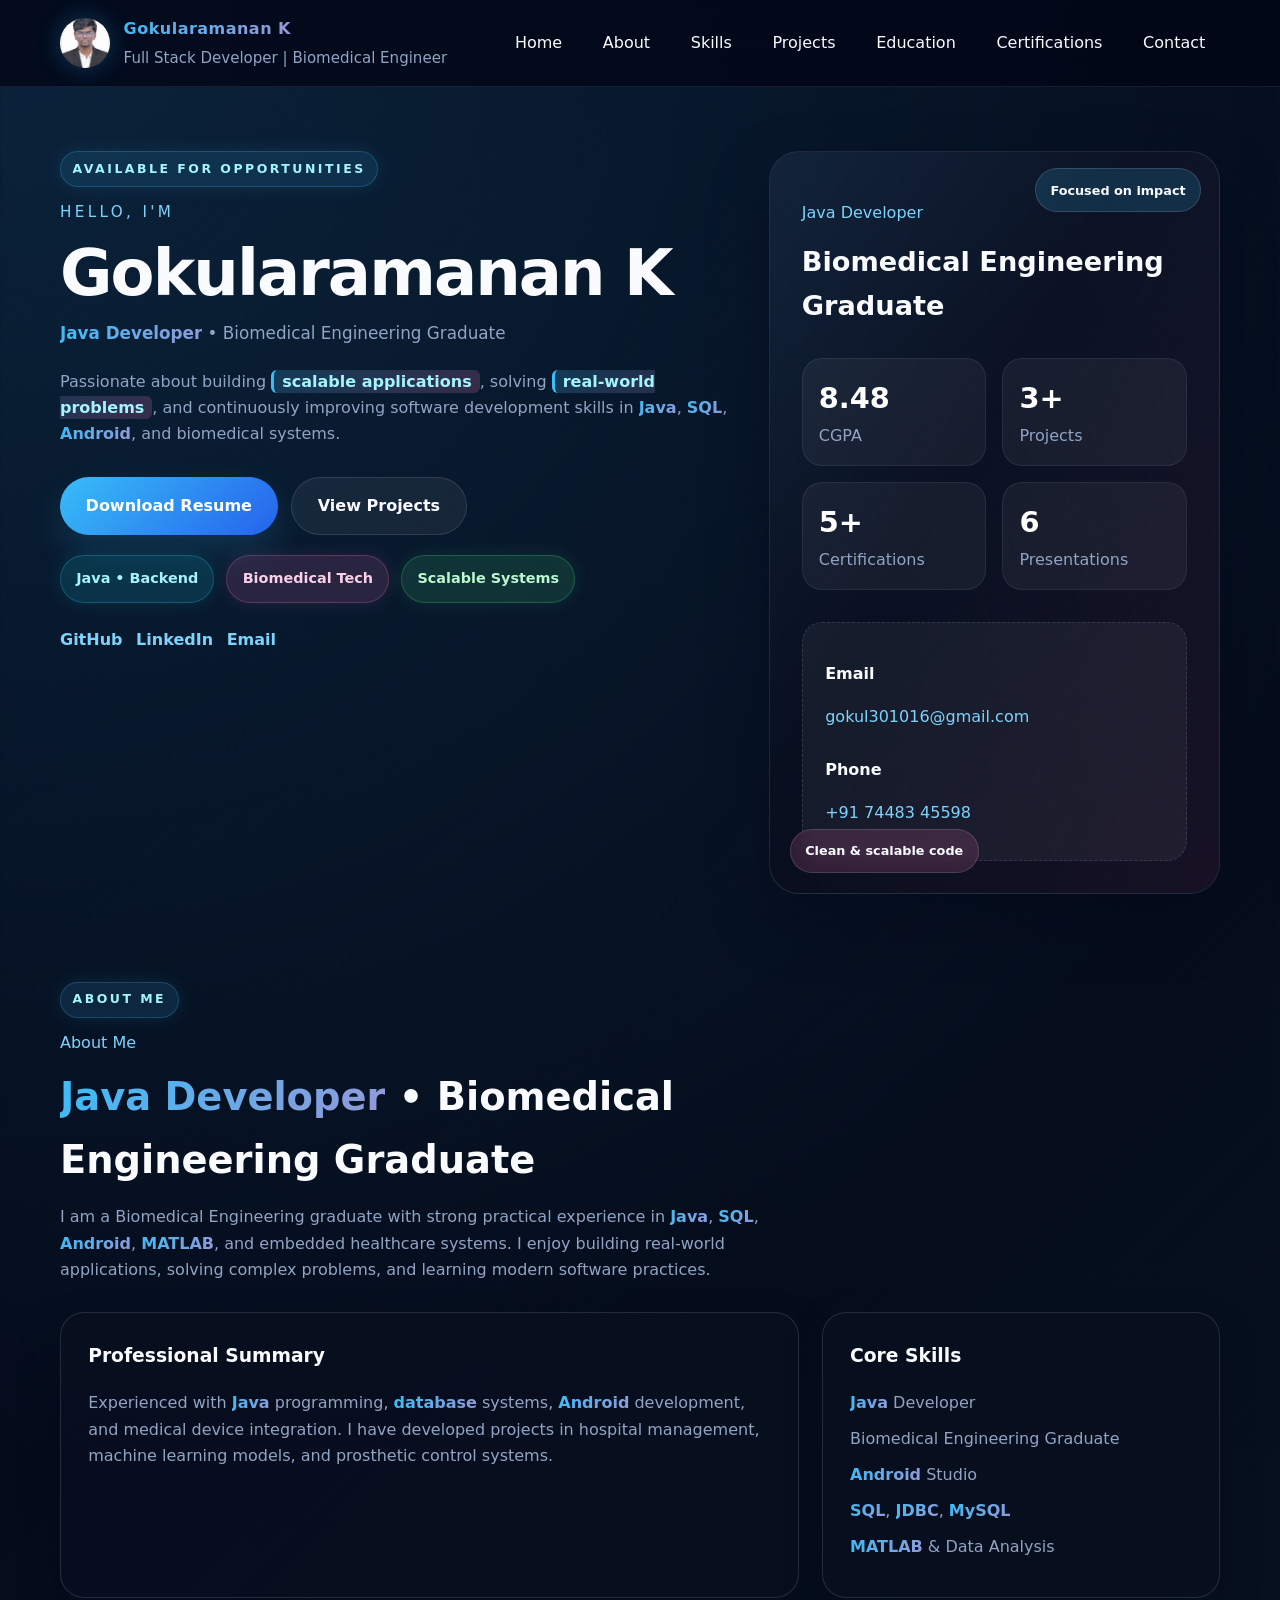
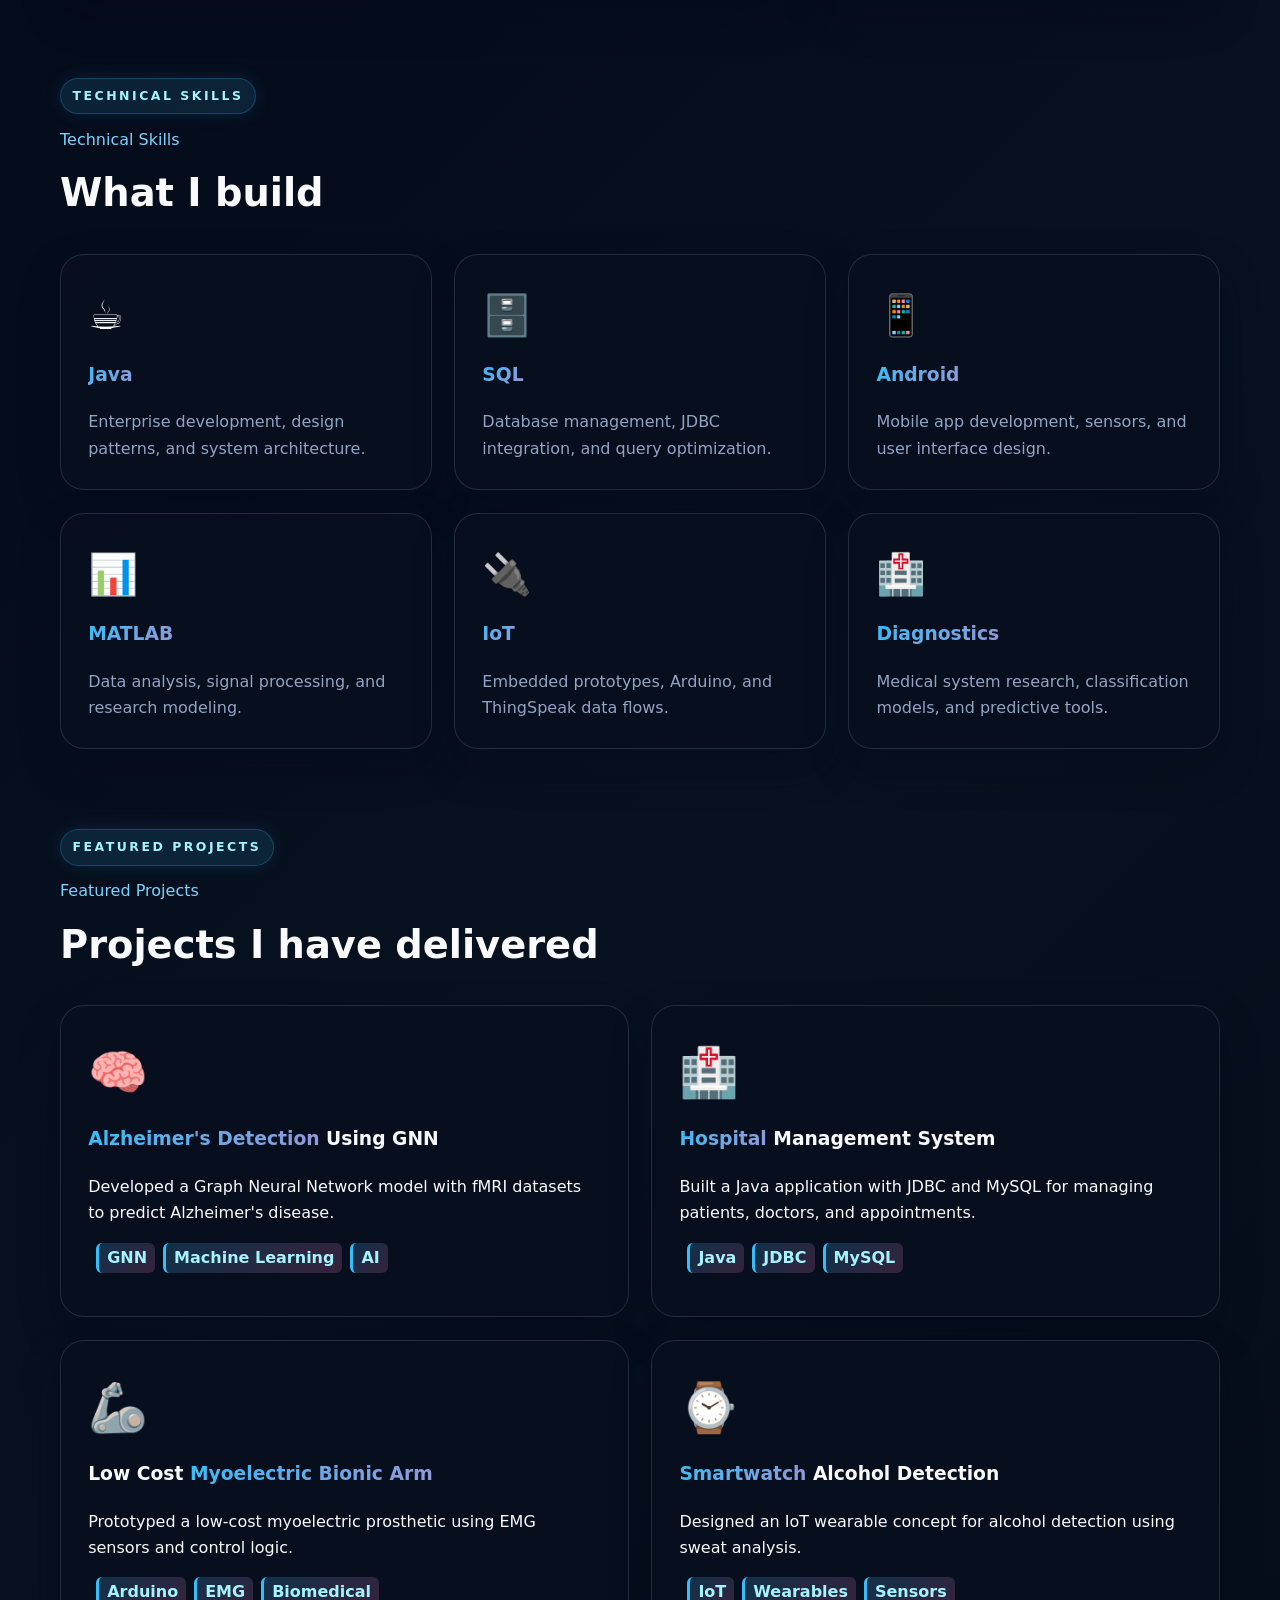
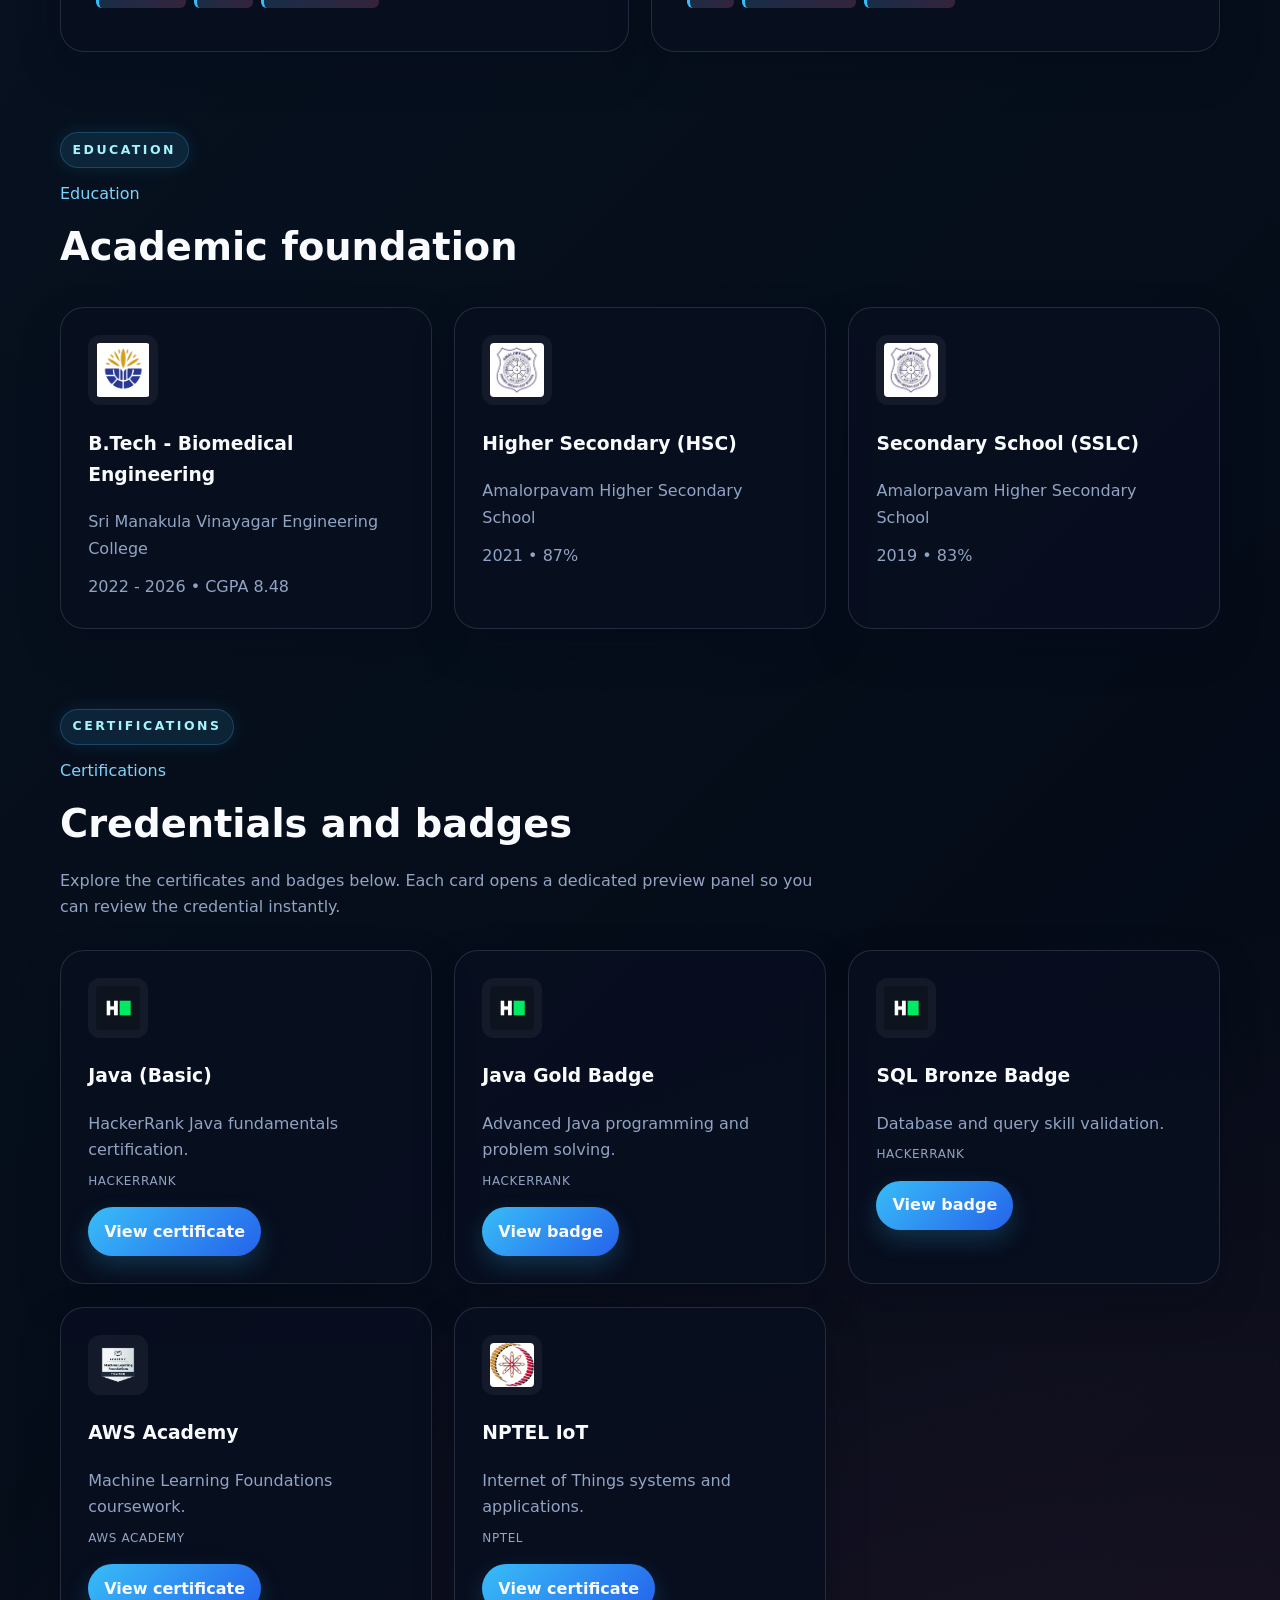
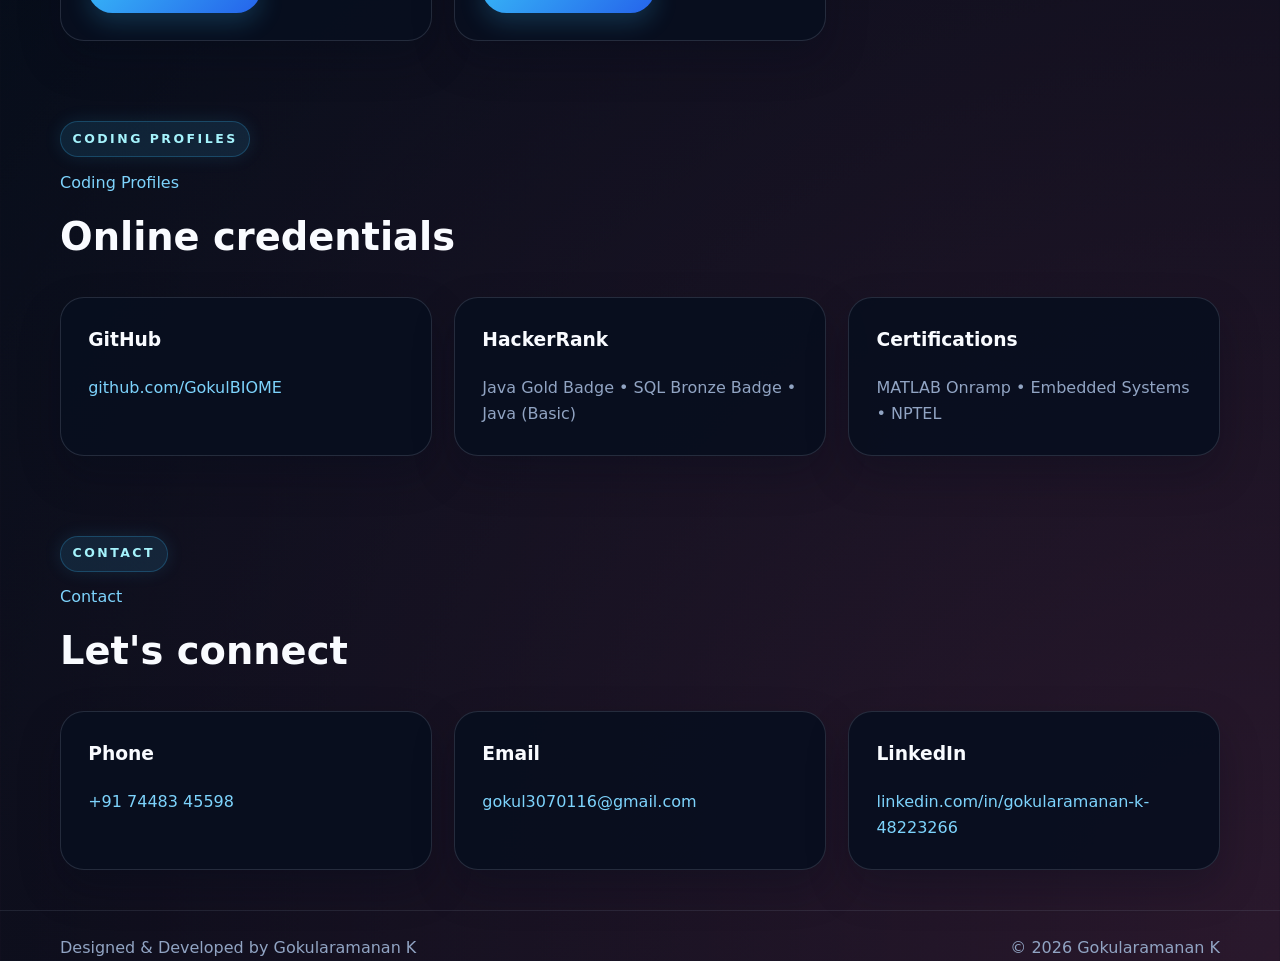
<file: images/Gokularamanan K _ Java Developer.html>
<!DOCTYPE html>
<!-- saved from url=(0065)file:///C:/Users/Gokul/GokularamananPortfolio/index.html#projects -->
<html lang="en"><head><meta http-equiv="Content-Type" content="text/html; charset=UTF-8">
  
  <meta name="viewport" content="width=device-width, initial-scale=1.0">
  <title>Gokularamanan K | Java Developer </title>
  <link rel="stylesheet" href="./Gokularamanan K _ Java Developer_files/styles.css">
</head>
<body>
  <header class="site-header">
    <div class="container header-inner">
      <div class="brand">
        <img src="./Gokularamanan K _ Java Developer_files/gokul.jpeg" alt="Gokularamanan K" class="avatar">
        <div>
          <p class="brand-title">Gokularamanan K</p>
          <p class="brand-subtitle">Full Stack Developer | Biomedical Engineer</p>
        </div>
      </div>
      <nav>
        <a href="file:///C:/Users/Gokul/GokularamananPortfolio/index.html#home">Home</a>
        <a href="file:///C:/Users/Gokul/GokularamananPortfolio/index.html#about">About</a>
        <a href="file:///C:/Users/Gokul/GokularamananPortfolio/index.html#skills">Skills</a>
        <a href="file:///C:/Users/Gokul/GokularamananPortfolio/index.html#projects">Projects</a>
        <a href="file:///C:/Users/Gokul/GokularamananPortfolio/index.html#education">Education</a>
        <a href="file:///C:/Users/Gokul/GokularamananPortfolio/index.html#certifications">Certifications</a>
        <a href="file:///C:/Users/Gokul/GokularamananPortfolio/index.html#contact">Contact</a>
      </nav>
    </div>
  </header>

  <main>
    <section class="hero" id="home">
      <div class="container hero-grid">
        <div class="hero-copy">
          <span class="section-label section-label-hero">Available for opportunities</span>
          <p class="hero-eyebrow">Hello, I'm</p>
          <h1>Gokularamanan K</h1>
          <p class="hero-subtitle"><span class="keyword">Java Developer</span> • Biomedical Engineering Graduate</p>
          <p class="hero-text">Passionate about building <span class="keyword-highlight">scalable applications</span>, solving <span class="keyword-highlight">real-world problems</span>, and continuously improving software development skills in <span class="keyword">Java</span>, <span class="keyword">SQL</span>, <span class="keyword">Android</span>, and biomedical systems.</p>
          <div class="hero-actions">
            <a class="button button-primary" href="file:///C:/Users/Gokul/GokularamananPortfolio/resume.pdf" download="">Download Resume</a>
            <a class="button button-secondary" href="file:///C:/Users/Gokul/GokularamananPortfolio/index.html#projects">View Projects</a>
          </div>
          <div class="floating-annotations">
            <span class="annotation annotation-cyan">Java • Backend</span>
            <span class="annotation annotation-pink">Biomedical Tech</span>
            <span class="annotation annotation-green">Scalable Systems</span>
          </div>
          <div class="hero-links">
            <a href="https://github.com/GokulBIOME" target="_blank">GitHub</a>
            <a href="https://www.linkedin.com/in/gokularamanan-k-48223266" target="_blank">LinkedIn</a>
            <a href="mailto:gokul301016@gmail.com">Email</a>
          </div>
        </div>
        <div class="hero-card">
          <div class="floating-chip chip-top">Focused on impact</div>
          <div class="floating-chip chip-bottom">Clean &amp; scalable code</div>
          <div class="hero-card-header">
            <p class="eyebrow">Java Developer</p>
            <h2>Biomedical Engineering Graduate</h2>
          </div>
          <div class="hero-stats">
            <div class="stat">
              <strong>8.48</strong>
              <span>CGPA</span>
            </div>
            <div class="stat">
              <strong>3+</strong>
              <span>Projects</span>
            </div>
            <div class="stat">
              <strong>5+</strong>
              <span>Certifications</span>
            </div>
            <div class="stat">
              <strong>6</strong>
              <span>Presentations</span>
            </div>
          </div>
          <div class="hero-contact-card">
            <p><strong>Email</strong></p>
            <a href="mailto:gokul301016@gmail.com">gokul301016@gmail.com</a>
            <p><strong>Phone</strong></p>
            <a href="tel:+917448345598">+91 74483 45598</a>
          </div>
        </div>
      </div>
    </section>

    <section id="about" class="section">
      <div class="container">
        <div class="section-header">
          <span class="section-label">About Me</span>
          <p class="eyebrow">About Me</p>
          <h2><span class="keyword">Java Developer</span> • Biomedical Engineering Graduate</h2>
          <p>I am a Biomedical Engineering graduate with strong practical experience in <span class="keyword">Java</span>, <span class="keyword">SQL</span>, <span class="keyword">Android</span>, <span class="keyword">MATLAB</span>, and embedded healthcare systems. I enjoy building real-world applications, solving complex problems, and learning modern software practices.</p>
        </div>
        <div class="about-grid">
          <div class="about-card">
            <h3>Professional Summary</h3>
            <p>Experienced with <span class="keyword">Java</span> programming, <span class="keyword">database</span> systems, <span class="keyword">Android</span> development, and medical device integration. I have developed projects in hospital management, machine learning models, and prosthetic control systems.</p>
          </div>
          <div class="about-card">
            <h3>Core Skills</h3>
            <ul>
              <li><span class="keyword">Java</span> Developer</li>
              <li>Biomedical Engineering Graduate</li>
              <li><span class="keyword">Android</span> Studio</li>
              <li><span class="keyword">SQL</span>, <span class="keyword">JDBC</span>, <span class="keyword">MySQL</span></li>
              <li><span class="keyword">MATLAB</span> &amp; Data Analysis</li>
            </ul>
          </div>
        </div>
      </div>
    </section>

    <section id="skills" class="section">
      <div class="container">
        <div class="section-header">
          <span class="section-label">Technical Skills</span>
          <p class="eyebrow">Technical Skills</p>
          <h2>What I build</h2>
        </div>
        <div class="skill-grid">
          <div class="skill-card">
            <div class="skill-icon">☕</div>
            <h3><span class="keyword">Java</span></h3>
            <p>Enterprise development, design patterns, and system architecture.</p>
          </div>
          <div class="skill-card">
            <div class="skill-icon">🗄️</div>
            <h3><span class="keyword">SQL</span></h3>
            <p>Database management, JDBC integration, and query optimization.</p>
          </div>
          <div class="skill-card">
            <div class="skill-icon">📱</div>
            <h3><span class="keyword">Android</span></h3>
            <p>Mobile app development, sensors, and user interface design.</p>
          </div>
          <div class="skill-card">
            <div class="skill-icon">📊</div>
            <h3><span class="keyword">MATLAB</span></h3>
            <p>Data analysis, signal processing, and research modeling.</p>
          </div>
          <div class="skill-card">
            <div class="skill-icon">🔌</div>
            <h3><span class="keyword">IoT</span></h3>
            <p>Embedded prototypes, Arduino, and ThingSpeak data flows.</p>
          </div>
          <div class="skill-card">
            <div class="skill-icon">🏥</div>
            <h3><span class="keyword">Diagnostics</span></h3>
            <p>Medical system research, classification models, and predictive tools.</p>
          </div>
        </div>
      </div>
    </section>

    <section id="projects" class="section">
      <div class="container">
        <div class="section-header">
          <span class="section-label">Featured Projects</span>
          <p class="eyebrow">Featured Projects</p>
          <h2>Projects I have delivered</h2>
        </div>
        <div class="project-grid">
          <div class="project-card">
            <div class="project-icon">🧠</div>
            <h3><span class="keyword">Alzheimer's Detection</span> Using GNN</h3>
            <p>Developed a Graph Neural Network model with fMRI datasets to predict Alzheimer's disease.</p>
            <p class="project-tags"><span class="keyword-highlight">GNN</span> <span class="keyword-highlight">Machine Learning</span> <span class="keyword-highlight">AI</span></p>
          </div>
          <div class="project-card">
            <div class="project-icon">🏥</div>
            <h3><span class="keyword">Hospital</span> Management System</h3>
            <p>Built a Java application with JDBC and MySQL for managing patients, doctors, and appointments.</p>
            <p class="project-tags"><span class="keyword-highlight">Java</span> <span class="keyword-highlight">JDBC</span> <span class="keyword-highlight">MySQL</span></p>
          </div>
          <div class="project-card">
            <div class="project-icon">🦾</div>
            <h3>Low Cost <span class="keyword">Myoelectric Bionic Arm</span></h3>
            <p>Prototyped a low-cost myoelectric prosthetic using EMG sensors and control logic.</p>
            <p class="project-tags"><span class="keyword-highlight">Arduino</span> <span class="keyword-highlight">EMG</span> <span class="keyword-highlight">Biomedical</span></p>
          </div>
          <div class="project-card">
            <div class="project-icon">⌚</div>
            <h3><span class="keyword">Smartwatch</span> Alcohol Detection</h3>
            <p>Designed an IoT wearable concept for alcohol detection using sweat analysis.</p>
            <p class="project-tags"><span class="keyword-highlight">IoT</span> <span class="keyword-highlight">Wearables</span> <span class="keyword-highlight">Sensors</span></p>
          </div>
        </div>
      </div>
    </section>

    <section id="education" class="section">
      <div class="container">
        <div class="section-header">
          <span class="section-label">Education</span>
          <p class="eyebrow">Education</p>
          <h2>Academic foundation</h2>
        </div>
        <div class="education-grid">
          <div class="education-card">
            <img src="./Gokularamanan K _ Java Developer_files/smv.jpeg" alt="SMVEC" class="edu-image">
            <h3>B.Tech - Biomedical Engineering</h3>
            <p>Sri Manakula Vinayagar Engineering College</p>
            <span>2022 - 2026 • CGPA 8.48</span>
          </div>
          <div class="education-card">
            <img src="./Gokularamanan K _ Java Developer_files/ahss.jpeg" alt="Amalorpavam" class="edu-image">
            <h3>Higher Secondary (HSC)</h3>
            <p>Amalorpavam Higher Secondary School</p>
            <span>2021 • 87%</span>
          </div>
          <div class="education-card">
            <img src="./Gokularamanan K _ Java Developer_files/ahss.jpeg" alt="Amalorpavam" class="edu-image">
            <h3>Secondary School (SSLC)</h3>
            <p>Amalorpavam Higher Secondary School</p>
            <span>2019 • 83%</span>
          </div>
        </div>
      </div>
    </section>

    <section id="certifications" class="section">
      <div class="container">
        <div class="section-header">
          <span class="section-label">Certifications</span>
          <p class="eyebrow">Certifications</p>
          <h2>Credentials and badges</h2>
          <p>Explore the certificates and badges below. Each card opens a dedicated preview panel so you can review the credential instantly.</p>
        </div>
        <div class="cert-grid">
          <div class="cert-card">
            <img src="./Gokularamanan K _ Java Developer_files/HR.png" alt="HackerRank" class="cert-image">
            <h3>Java (Basic)</h3>
            <p>HackerRank Java fundamentals certification.</p>
            <span class="cert-issuer">HackerRank</span>
            <button class="view-cert-btn" type="button" data-title="Java (Basic)" data-type="pdf" data-url="images/java_basic%20certificate.pdf">View certificate</button>
          </div>
          <div class="cert-card">
            <img src="./Gokularamanan K _ Java Developer_files/HR.png" alt="HackerRank badge" class="cert-image">
            <h3>Java Gold Badge</h3>
            <p>Advanced Java programming and problem solving.</p>
            <span class="cert-issuer">HackerRank</span>
            <button class="view-cert-btn" type="button" data-title="Java Gold Badge" data-type="image" data-url="images/HR.png">View badge</button>
          </div>
          <div class="cert-card">
            <img src="./Gokularamanan K _ Java Developer_files/HR.png" alt="HackerRank badge" class="cert-image">
            <h3>SQL Bronze Badge</h3>
            <p>Database and query skill validation.</p>
            <span class="cert-issuer">HackerRank</span>
            <button class="view-cert-btn" type="button" data-title="SQL Bronze Badge" data-type="image" data-url="images/HR.png">View badge</button>
          </div>
          <div class="cert-card">
            <img src="./Gokularamanan K _ Java Developer_files/aws-academy-graduate-machine-learning-foundations-t.png" alt="AWS Academy" class="cert-image">
            <h3>AWS Academy</h3>
            <p>Machine Learning Foundations coursework.</p>
            <span class="cert-issuer">AWS Academy</span>
            <button class="view-cert-btn" type="button" data-title="AWS Academy" data-type="pdf" data-url="images/AWS%20CERTIFICATE%20(2).pdf">View certificate</button>
          </div>
          <div class="cert-card">
            <img src="./Gokularamanan K _ Java Developer_files/nptel.png" alt="NPTEL" class="cert-image">
            <h3>NPTEL IoT</h3>
            <p>Internet of Things systems and applications.</p>
            <span class="cert-issuer">NPTEL</span>
            <button class="view-cert-btn" type="button" data-title="NPTEL IoT" data-type="pdf" data-url="images/Introduction%20to%20Internet%20of%20Things.pdf">View certificate</button>
          </div>
        </div>
      </div>
    </section>

    <section id="coding" class="section">
      <div class="container">
        <div class="section-header">
          <span class="section-label">Coding Profiles</span>
          <p class="eyebrow">Coding Profiles</p>
          <h2>Online credentials</h2>
        </div>
        <div class="coding-grid">
          <div class="coding-card"><h3>GitHub</h3><p><a href="https://github.com/GokulBIOME" target="_blank">github.com/GokulBIOME</a></p></div>
          <div class="coding-card"><h3>HackerRank</h3><p>Java Gold Badge • SQL Bronze Badge • Java (Basic)</p></div>
          <div class="coding-card"><h3>Certifications</h3><p>MATLAB Onramp • Embedded Systems • NPTEL</p></div>
        </div>
      </div>
    </section>

    <section id="contact" class="section">
      <div class="container">
        <div class="section-header">
          <span class="section-label">Contact</span>
          <p class="eyebrow">Contact</p>
          <h2>Let's connect</h2>
        </div>
        <div class="contact-grid">
          <div class="contact-card"><h3>Phone</h3><p><a href="tel:+917448345598">+91 74483 45598</a></p></div>
          <div class="contact-card"><h3>Email</h3><p><a href="mailto:gokul3070116@gmail.com">gokul3070116@gmail.com</a></p></div>
          <div class="contact-card"><h3>LinkedIn</h3><p><a href="https://www.linkedin.com/in/gokularamanan-k/" target="_blank">linkedin.com/in/gokularamanan-k-48223266</a></p></div>
        </div>
      </div>
    </section>
  </main>

  <footer class="site-footer">
    <div class="container footer-inner">
      <p>Designed &amp; Developed by Gokularamanan K</p>
      <p>© 2026 Gokularamanan K</p>
    </div>
  </footer>

  <div class="certificate-modal" id="certificateModal" aria-hidden="true">
    <div class="certificate-modal-backdrop" data-close-modal=""></div>
    <div class="certificate-modal-panel" role="dialog" aria-modal="true" aria-labelledby="certificateModalTitle">
      <div class="modal-header">
        <h3 id="certificateModalTitle">Certificate Preview</h3>
        <button class="modal-close" type="button" aria-label="Close preview" data-close-modal="">×</button>
      </div>
      <div class="modal-body">
        <div class="modal-frame-wrap">
          <iframe id="certificateFrame" class="modal-frame" title="Certificate Preview" src="./Gokularamanan K _ Java Developer_files/saved_resource.html"></iframe>
        </div>
      </div>
    </div>
  </div>

  <script>
    const modal = document.getElementById('certificateModal');
    const frame = document.getElementById('certificateFrame');
    const title = document.getElementById('certificateModalTitle');

    document.querySelectorAll('.view-cert-btn').forEach((button) => {
      button.addEventListener('click', () => {
        const { title: certTitle, type, url } = button.dataset;
        title.textContent = certTitle;
        if (type === 'image') {
          frame.style.display = 'none';
          frame.src = '';
          const existingImage = document.querySelector('.modal-image');
          if (existingImage) {
            existingImage.remove();
          }
          const image = document.createElement('img');
          image.src = url;
          image.alt = certTitle;
          image.className = 'modal-image';
          document.querySelector('.modal-frame-wrap').appendChild(image);
        } else {
          const existingImage = document.querySelector('.modal-image');
          if (existingImage) {
            existingImage.remove();
          }
          frame.style.display = 'block';
          frame.src = url;
        }
        modal.classList.add('open');
        modal.setAttribute('aria-hidden', 'false');
      });
    });

    function closeModal() {
      modal.classList.remove('open');
      modal.setAttribute('aria-hidden', 'true');
      frame.src = '';
      frame.style.display = 'block';
      const existingImage = document.querySelector('.modal-image');
      if (existingImage) {
        existingImage.remove();
      }
    }

    document.querySelectorAll('[data-close-modal]').forEach((element) => {
      element.addEventListener('click', closeModal);
    });

    document.addEventListener('keydown', (event) => {
      if (event.key === 'Escape') {
        closeModal();
      }
    });
  </script>


</body></html>
</file>
<file: images/Gokularamanan K _ Java Developer_files/styles.css>
/* Global */
:root {
  color-scheme: dark;
  color: #f8fafc;
  background: #020617;
  font-family: Inter, system-ui, -apple-system, BlinkMacSystemFont, "Segoe UI", sans-serif;
  line-height: 1.65;
  font-size: 16px;
  --surface: rgba(8, 15, 31, 0.92);
  --border: rgba(148, 163, 184, 0.2);
  --primary: #38bdf8;
  --primary-strong: #2563eb;
  --pink: #f472b6;
  --green: #4ade80;
  --text-muted: #91a4c3;
  --text-bright: #f9fbff;
}

@keyframes gradientShift {
  0% { background-position: 0% 50%; }
  50% { background-position: 100% 50%; }
  100% { background-position: 0% 50%; }
}

@keyframes float {
  0%, 100% { transform: translateY(0px); }
  50% { transform: translateY(-10px); }
}

@keyframes pulse-glow {
  0%, 100% { box-shadow: 0 0 20px rgba(56, 189, 248, 0.3); }
  50% { box-shadow: 0 0 40px rgba(56, 189, 248, 0.6); }
}

@keyframes slide-in {
  from { opacity: 0; transform: translateX(-20px); }
  to { opacity: 1; transform: translateX(0); }
}

@keyframes shimmer {
  0% { background-position: -1000px 0; }
  100% { background-position: 1000px 0; }
}

* {
  box-sizing: border-box;
}

html {
  scroll-behavior: smooth;
}

body {
  margin: 0;
  min-height: 100vh;
  overflow-x: hidden;
  background: radial-gradient(circle at top left, rgba(56, 189, 248, 0.16), transparent 25%), radial-gradient(circle at bottom right, rgba(244, 114, 182, 0.16), transparent 28%), linear-gradient(135deg, #020617 0%, #07111f 45%, #030712 100%);
  color: var(--text-bright);
}

body::before,
body::after {
  content: "";
  position: fixed;
  width: 320px;
  height: 320px;
  border-radius: 50%;
  filter: blur(90px);
  opacity: 0.25;
  z-index: -1;
  pointer-events: none;
}

body::before {
  top: -90px;
  right: -80px;
  background: var(--primary);
}

body::after {
  bottom: -100px;
  left: -70px;
  background: var(--pink);
}

img {
  max-width: 100%;
}

a {
  color: inherit;
}

button,
a {
  font: inherit;
}

.keyword {
  background: linear-gradient(135deg, #38bdf8, #f472b6);
  -webkit-background-clip: text;
  -webkit-text-fill-color: transparent;
  background-clip: text;
  font-weight: 700;
  animation: gradientShift 3s ease infinite;
  background-size: 200% 200%;
}

.keyword-highlight {
  background: linear-gradient(135deg, rgba(56, 189, 248, 0.2), rgba(244, 114, 182, 0.2));
  padding: 2px 8px;
  border-radius: 6px;
  border-left: 3px solid #38bdf8;
  font-weight: 600;
  color: #a5f3fc;
}

.container {
  width: min(1160px, calc(100% - 2rem));
  margin: 0 auto;
}

.site-header {
  position: sticky;
  top: 0;
  z-index: 30;
  background: rgba(2, 6, 23, 0.78);
  border-bottom: 1px solid rgba(148, 163, 184, 0.14);
  backdrop-filter: blur(18px);
}

.header-inner {
  display: flex;
  align-items: center;
  justify-content: space-between;
  gap: 1rem;
  padding: 1rem 0;
}

.brand {
  display: flex;
  align-items: center;
  gap: 0.85rem;
}

.avatar {
  width: 50px;
  height: 50px;
  border-radius: 50%;
  object-fit: cover;
  box-shadow: 0 0 24px rgba(56, 189, 248, 0.26);
}

.brand-title {
  margin: 0;
  font-weight: 700;
  letter-spacing: 0.03em;
  background: linear-gradient(135deg, #38bdf8, #f472b6);
  -webkit-background-clip: text;
  -webkit-text-fill-color: transparent;
  background-clip: text;
}

.brand-subtitle {
  margin: 0.2rem 0 0;
  color: var(--text-muted);
  font-size: 0.94rem;
}

nav {
  display: flex;
  flex-wrap: wrap;
  gap: 0.7rem;
}

nav a {
  color: var(--text-bright);
  text-decoration: none;
  padding: 0.72rem 0.92rem;
  border-radius: 999px;
  transition: transform 0.2s ease, background 0.2s ease, box-shadow 0.2s ease;
  position: relative;
  overflow: hidden;
}

nav a::before {
  content: "";
  position: absolute;
  top: 0;
  left: -100%;
  width: 100%;
  height: 100%;
  background: linear-gradient(90deg, transparent, rgba(56, 189, 248, 0.3), transparent);
  transition: left 0.5s ease;
}

nav a:hover::before {
  left: 100%;
}

nav a:hover,
nav a:focus-visible {
  transform: translateY(-2px);
  background: rgba(56, 189, 248, 0.14);
  box-shadow: 0 0 0 1px rgba(56, 189, 248, 0.18) inset;
}

.section {
  padding: 2.5rem 0;
}

.hero {
  padding: 4rem 0 3rem;
}

.hero-grid {
  display: grid;
  grid-template-columns: 1.5fr 1fr;
  gap: 2rem;
  align-items: start;
}

.section-label {
  display: inline-flex;
  align-items: center;
  gap: 0.45rem;
  margin-bottom: 0.8rem;
  padding: 0.42rem 0.72rem;
  border-radius: 999px;
  font-size: 0.78rem;
  font-weight: 700;
  letter-spacing: 0.2em;
  text-transform: uppercase;
  color: #a5f3fc;
  background: rgba(56, 189, 248, 0.12);
  border: 1px solid rgba(56, 189, 248, 0.24);
  box-shadow: 0 0 18px rgba(56, 189, 248, 0.12);
}

.hero-eyebrow {
  margin: 0 0 1rem;
  color: #7dd3fc;
  font-size: 0.95rem;
  text-transform: uppercase;
  letter-spacing: 0.22em;
}

.hero-copy h1 {
  margin: 0;
  font-size: clamp(3rem, 5vw, 4.5rem);
  line-height: 1.02;
  letter-spacing: -0.03em;
}

.hero-subtitle {
  margin: 0.85rem 0 1.3rem;
  color: var(--text-muted);
  font-size: 1.05rem;
}

.hero-text {
  max-width: 700px;
  margin: 0 0 1.8rem;
  color: var(--text-muted);
  font-size: 1rem;
}

.hero-actions {
  display: flex;
  flex-wrap: wrap;
  gap: 0.85rem;
}

.button {
  display: inline-flex;
  align-items: center;
  justify-content: center;
  padding: 0.95rem 1.6rem;
  border-radius: 999px;
  font-weight: 700;
  text-decoration: none;
  transition: all 0.3s cubic-bezier(0.34, 1.56, 0.64, 1);
  position: relative;
  overflow: hidden;
}

.button::before {
  content: "";
  position: absolute;
  top: 0;
  left: -100%;
  width: 100%;
  height: 100%;
  background: rgba(255, 255, 255, 0.1);
  transition: left 0.4s ease;
  z-index: 1;
}

.button:hover::before {
  left: 100%;
}

.button-primary {
  background: linear-gradient(135deg, var(--primary), var(--primary-strong));
  color: #fff;
  box-shadow: 0 16px 35px rgba(56, 189, 248, 0.16);
}

.button-primary:hover {
  box-shadow: 0 20px 50px rgba(56, 189, 248, 0.3);
}

.button-secondary {
  background: rgba(255, 255, 255, 0.06);
  color: var(--text-bright);
  border: 1px solid rgba(226, 232, 240, 0.12);
}

.button-secondary:hover {
  border-color: rgba(56, 189, 248, 0.4);
  background: rgba(56, 189, 248, 0.1);
}

.button:hover,
.button:focus-visible {
  transform: translateY(-3px);
}

.floating-annotations {
  display: flex;
  flex-wrap: wrap;
  gap: 0.75rem;
  margin: 1.2rem 0 0;
}

.annotation {
  display: inline-flex;
  align-items: center;
  padding: 0.7rem 0.95rem;
  border-radius: 999px;
  border: 1px solid transparent;
  font-weight: 700;
  font-size: 0.9rem;
  backdrop-filter: blur(10px);
}

.annotation-cyan {
  color: #a5f3fc;
  background: rgba(34, 211, 238, 0.14);
  border-color: rgba(34, 211, 238, 0.25);
  box-shadow: 0 0 18px rgba(34, 211, 238, 0.12);
}

.annotation-pink {
  color: #fbcfe8;
  background: rgba(244, 114, 182, 0.14);
  border-color: rgba(244, 114, 182, 0.25);
  box-shadow: 0 0 18px rgba(244, 114, 182, 0.12);
}

.annotation-green {
  color: #bbf7d0;
  background: rgba(74, 222, 128, 0.14);
  border-color: rgba(74, 222, 128, 0.25);
  box-shadow: 0 0 18px rgba(74, 222, 128, 0.12);
}

.hero-links {
  display: flex;
  flex-wrap: wrap;
  gap: 0.85rem;
  margin-top: 1.5rem;
}

.hero-links a {
  color: #7dd3fc;
  text-decoration: none;
  font-weight: 600;
}

.hero-card {
  position: relative;
  background: linear-gradient(145deg, rgba(15, 23, 42, 0.98), rgba(4, 10, 24, 0.95));
  border: 1px solid rgba(148, 163, 184, 0.18);
  border-radius: 30px;
  padding: 2rem;
  box-shadow: 0 25px 60px rgba(2, 6, 23, 0.35);
  overflow: hidden;
}

.hero-card::before {
  content: "";
  position: absolute;
  inset: 0;
  background: linear-gradient(120deg, rgba(56, 189, 248, 0.08), transparent 42%, rgba(244, 114, 182, 0.08));
  pointer-events: none;
}

.floating-chip {
  position: absolute;
  z-index: 2;
  padding: 0.65rem 0.9rem;
  border-radius: 999px;
  font-size: 0.8rem;
  font-weight: 700;
  color: var(--text-bright);
  border: 1px solid rgba(255, 255, 255, 0.14);
  backdrop-filter: blur(8px);
}

.chip-top {
  top: 16px;
  right: 18px;
  background: rgba(56, 189, 248, 0.16);
}

.chip-bottom {
  bottom: 20px;
  left: 20px;
  background: rgba(244, 114, 182, 0.16);
}

.hero-card-header {
  position: relative;
  z-index: 1;
}

.hero-card-header .eyebrow {
  margin-bottom: 0.8rem;
  color: #7dd3fc;
}

.hero-card h2 {
  margin: 0;
  font-size: 1.7rem;
}

.hero-stats {
  display: grid;
  gap: 1rem;
  grid-template-columns: repeat(2, minmax(0, 1fr));
  margin-top: 1.8rem;
  position: relative;
  z-index: 1;
}

.stat {
  background: rgba(255, 255, 255, 0.05);
  border: 1px solid rgba(148, 163, 184, 0.12);
  border-radius: 20px;
  padding: 1rem;
}

.stat strong {
  display: block;
  font-size: 1.8rem;
  color: #fff;
}

.stat span {
  color: var(--text-muted);
}

.hero-contact-card {
  position: relative;
  z-index: 1;
  margin-top: 2rem;
  padding: 1.4rem;
  background: rgba(255, 255, 255, 0.05);
  border: 1px dashed rgba(148, 163, 184, 0.2);
  border-radius: 20px;
}

.hero-contact-card strong {
  display: block;
  margin-bottom: 0.45rem;
}

.hero-contact-card a {
  display: inline-block;
  color: #7dd3fc;
  text-decoration: none;
  margin-bottom: 0.7rem;
}

.section-header {
  max-width: 760px;
  margin-bottom: 1.8rem;
}

.section-header .eyebrow {
  margin: 0 0 0.5rem;
  color: #7dd3fc;
}

.section-header h2 {
  margin: 0 0 0.8rem;
  font-size: clamp(2rem, 3vw, 2.8rem);
}

.section-header p {
  margin: 0;
  color: var(--text-muted);
}

.about-grid,
.skill-grid,
.project-grid,
.education-grid,
.cert-grid,
.coding-grid,
.contact-grid {
  display: grid;
  gap: 1.4rem;
}

.about-grid {
  grid-template-columns: 1.3fr 0.7fr;
}

.about-card,
.skill-card,
.project-card,
.education-card,
.cert-card,
.coding-card,
.contact-card {
  background: var(--surface);
  border: 1px solid var(--border);
  border-radius: 24px;
  padding: 1.7rem;
  box-shadow: 0 18px 40px rgba(2, 6, 23, 0.25);
  transition: all 0.3s cubic-bezier(0.34, 1.56, 0.64, 1);
  position: relative;
  overflow: hidden;
}

.about-card::before,
.skill-card::before,
.project-card::before,
.education-card::before,
.cert-card::before,
.coding-card::before,
.contact-card::before {
  content: "";
  position: absolute;
  top: 0;
  left: -100%;
  width: 100%;
  height: 100%;
  background: linear-gradient(90deg, transparent, rgba(56, 189, 248, 0.1), transparent);
  transition: left 0.6s ease;
}

.about-card:hover::before,
.skill-card:hover::before,
.project-card:hover::before,
.education-card:hover::before,
.cert-card:hover::before,
.coding-card:hover::before,
.contact-card:hover::before {
  left: 100%;
}

.about-card:hover,
.skill-card:hover,
.project-card:hover,
.education-card:hover,
.cert-card:hover,
.coding-card:hover,
.contact-card:hover {
  transform: translateY(-8px);
  border-color: rgba(56, 189, 248, 0.28);
  box-shadow: 0 24px 50px rgba(56, 189, 248, 0.15), 0 0 30px rgba(244, 114, 182, 0.1);
}

.project-card:hover::after {
  opacity: 1;
  height: 4px;
}

.skill-icon {
  font-size: 40px;
  margin-bottom: 12px;
  display: block;
  animation: float 3s ease-in-out infinite;
}

.about-card h3,
.skill-card h3,
.project-card h3,
.education-card h3,
.cert-card h3,
.coding-card h3,
.contact-card h3 {
  margin-top: 0;
}

.about-card ul {
  padding: 0;
  margin: 1rem 0 0;
  list-style: none;
  color: var(--text-muted);
}

.about-card li {
  margin-bottom: 0.6rem;
}

.skill-grid {
  grid-template-columns: repeat(3, minmax(0, 1fr));
}

.skill-card p,
.about-card p,
.education-card p,
.cert-card p,
.coding-card p,
.contact-card p {
  margin: 0;
  color: var(--text-muted);
}

.project-grid {
  grid-template-columns: repeat(2, minmax(0, 1fr));
}

.project-card {
  min-height: 200px;
  position: relative;
}

.project-card::after {
  content: "";
  position: absolute;
  bottom: 0;
  left: 0;
  right: 0;
  height: 3px;
  background: linear-gradient(90deg, #38bdf8, #f472b6);
  border-radius: 2px;
  opacity: 0;
  transition: all 0.3s ease;
}

.project-tags {
  margin-top: 0.8rem;
  color: #7dd3fc;
  font-weight: 700;
  display: flex;
  flex-wrap: wrap;
  gap: 0.5rem;
  align-items: center;
}

.project-tags::before {
  content: "";
}

.education-grid,
.cert-grid,
.coding-grid,
.contact-grid {
  grid-template-columns: repeat(3, minmax(0, 1fr));
}

.education-card span {
  display: block;
  margin-top: 0.75rem;
  color: var(--text-muted);
}

.coding-card a,
.contact-card a {
  color: #7dd3fc;
  text-decoration: none;
}

.cert-badge {
  display: inline-flex;
  align-items: center;
  justify-content: center;
  width: 60px;
  height: 60px;
  border-radius: 50%;
  margin-bottom: 15px;
  font-size: 28px;
}

.cert-badge-gold {
  background: linear-gradient(135deg, #ffd700, #ffed4e);
  box-shadow: 0 8px 20px rgba(255, 215, 0, 0.3);
}

.cert-badge-bronze {
  background: linear-gradient(135deg, #cd7f32, #e8a76a);
  box-shadow: 0 8px 20px rgba(205, 127, 50, 0.3);
}

.cert-badge-aws {
  background: linear-gradient(135deg, #ff9900, #ffb347);
  box-shadow: 0 8px 20px rgba(255, 153, 0, 0.3);
}

.cert-badge-nptel {
  background: linear-gradient(135deg, #0066cc, #3399ff);
  box-shadow: 0 8px 20px rgba(0, 102, 204, 0.3);
}

.cert-issuer {
  display: block;
  font-size: 12px;
  color: var(--text-muted);
  margin-top: 8px;
  font-weight: 500;
  text-transform: uppercase;
  letter-spacing: 0.05em;
}

.cert-image {
  width: 60px;
  height: 60px;
  object-fit: contain;
  margin-bottom: 15px;
  border-radius: 12px;
  background: rgba(255, 255, 255, 0.05);
  padding: 8px;
}

.edu-image {
  width: 70px;
  height: 70px;
  object-fit: contain;
  margin-bottom: 15px;
  border-radius: 12px;
  background: rgba(255, 255, 255, 0.05);
  padding: 8px;
}

.project-icon {
  font-size: 48px;
  margin-bottom: 12px;
  display: block;
}

.footer-inner {
  display: flex;
  justify-content: space-between;
  gap: 1rem;
  align-items: center;
  padding: 1.5rem 0 0;
}

.site-footer {
  border-top: 1px solid rgba(148, 163, 184, 0.14);
}

.site-footer p {
  margin: 0;
  color: var(--text-muted);
}

.view-cert-btn {
  margin-top: 1rem;
  border: 0;
  border-radius: 999px;
  padding: 0.7rem 1rem;
  font-weight: 700;
  color: #f8fafc;
  background: linear-gradient(135deg, var(--primary), var(--primary-strong));
  cursor: pointer;
  transition: transform 0.2s ease, box-shadow 0.2s ease;
  box-shadow: 0 10px 24px rgba(56, 189, 248, 0.2);
}

.view-cert-btn:hover,
.view-cert-btn:focus-visible {
  transform: translateY(-2px);
  box-shadow: 0 14px 28px rgba(56, 189, 248, 0.28);
}

.certificate-modal {
  position: fixed;
  inset: 0;
  display: none;
  align-items: center;
  justify-content: center;
  padding: 1.25rem;
  z-index: 60;
}

.certificate-modal.open {
  display: flex;
}

.certificate-modal-backdrop {
  position: absolute;
  inset: 0;
  background: rgba(2, 6, 23, 0.82);
  backdrop-filter: blur(8px);
}

.certificate-modal-panel {
  position: relative;
  width: min(980px, 100%);
  max-height: 92vh;
  background: rgba(2, 6, 23, 0.96);
  border: 1px solid rgba(148, 163, 184, 0.22);
  border-radius: 24px;
  box-shadow: 0 24px 60px rgba(2, 6, 23, 0.45);
  overflow: hidden;
}

.modal-header {
  display: flex;
  align-items: center;
  justify-content: space-between;
  padding: 1rem 1.2rem;
  border-bottom: 1px solid rgba(148, 163, 184, 0.16);
}

.modal-header h3 {
  margin: 0;
}

.modal-close {
  border: 0;
  background: rgba(255, 255, 255, 0.08);
  color: #f8fafc;
  width: 40px;
  height: 40px;
  border-radius: 50%;
  font-size: 1.35rem;
  cursor: pointer;
}

.modal-body {
  padding: 1rem;
  max-height: calc(92vh - 70px);
}

.modal-frame-wrap {
  min-height: 70vh;
  border-radius: 18px;
  overflow: hidden;
  background: rgba(255, 255, 255, 0.04);
  border: 1px solid rgba(148, 163, 184, 0.14);
}

.modal-frame,
.modal-image {
  width: 100%;
  height: 70vh;
  display: block;
  border: 0;
  background: #fff;
}

.modal-image {
  object-fit: contain;
  padding: 1rem;
}

@media (max-width: 980px) {
  .hero-grid,
  .about-grid,
  .skill-grid,
  .project-grid,
  .education-grid,
  .cert-grid,
  .coding-grid,
  .contact-grid,
  .footer-inner {
    grid-template-columns: 1fr;
  }
}

@media (max-width: 700px) {
  .header-inner {
    flex-direction: column;
    align-items: flex-start;
  }

  nav {
    gap: 0.5rem;
  }

  .hero {
    padding-top: 3rem;
  }

  .hero-copy h1 {
    font-size: 2.7rem;
  }

  .floating-chip {
    position: static;
    display: inline-flex;
    margin-bottom: 0.7rem;
  }

  .hero-card {
    padding-top: 1.2rem;
  }
}
</file>
